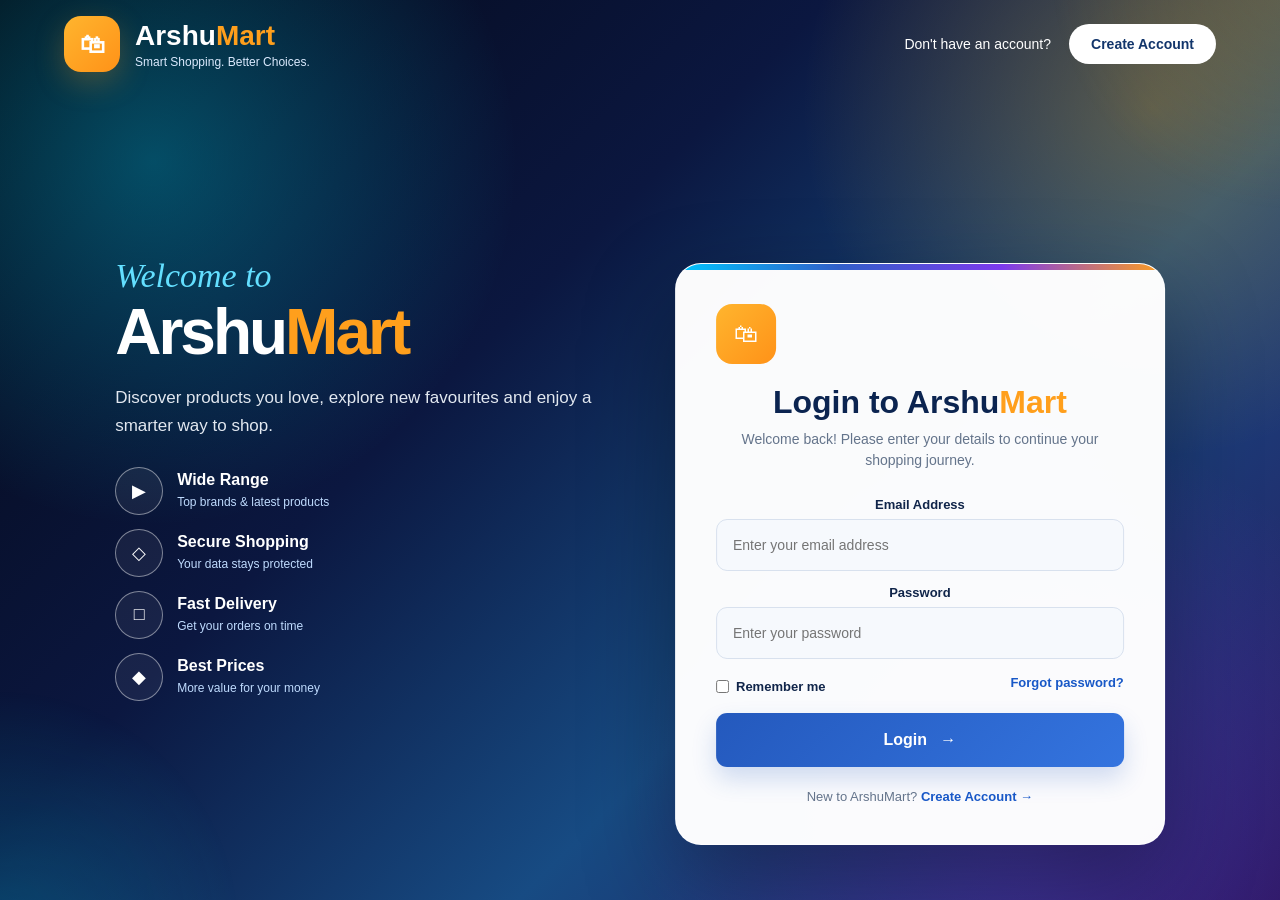
<file: frontend/index.html>
<!DOCTYPE html>
<html lang="en">
<head>
    <meta charset="UTF-8">
    <meta name="viewport" content="width=device-width, initial-scale=1.0">

    <title>ArshuMart - Login</title>

    <link rel="stylesheet" href="css/style.css">

    <style>
        /* =====================================================
           ARSHUMART LOGIN PAGE
           LOGIN BACKGROUND IS CONTROLLED HERE
        ===================================================== */

        * {
            box-sizing: border-box;
        }

        body {
            margin: 0;
            font-family: Arial, Helvetica, sans-serif;
        }

        body.login-page {
            min-height: 100vh;
            width: 100%;
            overflow: hidden;

            background:
                radial-gradient(
                    circle at 12% 18%,
                    rgba(0, 225, 255, 0.30),
                    transparent 27%
                ),
                radial-gradient(
                    circle at 90% 12%,
                    rgba(255, 166, 0, 0.30),
                    transparent 25%
                ),
                radial-gradient(
                    circle at 80% 90%,
                    rgba(128, 70, 255, 0.32),
                    transparent 30%
                ),
                linear-gradient(
                    135deg,
                    #030712 0%,
                    #0b1740 38%,
                    #174b83 65%,
                    #29165c 100%
                ) !important;
        }

        /* Decorative background shapes */

        body.login-page::before {
            content: "";
            position: fixed;

            width: 500px;
            height: 500px;

            left: -250px;
            bottom: -280px;

            border-radius: 50%;

            background:
                radial-gradient(
                    circle,
                    rgba(0, 225, 255, 0.20),
                    transparent 68%
                );

            pointer-events: none;
        }

        body.login-page::after {
            content: "";
            position: fixed;

            width: 500px;
            height: 500px;

            right: -260px;
            top: -280px;

            border-radius: 50%;

            background:
                radial-gradient(
                    circle,
                    rgba(255, 166, 0, 0.22),
                    transparent 68%
                );

            pointer-events: none;
        }


        /* =====================================================
           TOP HEADER
        ===================================================== */

        .login-topbar {
            position: relative;
            z-index: 10;

            width: 100%;

            padding: 16px 5%;

            display: flex;
            align-items: center;
            justify-content: space-between;
        }

        .login-brand {
            display: flex;
            align-items: center;
            gap: 15px;
        }

        .login-brand-icon {
            width: 56px;
            height: 56px;

            border-radius: 17px;

            display: flex;
            align-items: center;
            justify-content: center;

            background:
                linear-gradient(
                    135deg,
                    #ffb52e,
                    #ff9218
                );

            color: white;

            font-size: 25px;
            font-weight: bold;

            box-shadow:
                0 10px 30px rgba(255, 159, 28, 0.25);
        }

        .login-brand-name {
            color: white;
            font-size: 28px;
            font-weight: 800;
        }

        .login-brand-name span {
            color: #ff9f1c;
        }

        .login-brand-tagline {
            color: #dbeafe;
            font-size: 12px;
            margin-top: 3px;
        }

        .create-account-top {
            display: flex;
            align-items: center;
            gap: 18px;

            color: white;
            font-size: 14px;
        }

        .create-account-top a {
            padding: 12px 22px;

            border-radius: 25px;

            background: white;
            color: #12356b;

            text-decoration: none;

            font-weight: bold;

            transition: 0.25s ease;
        }

        .create-account-top a:hover {
            transform: translateY(-2px);

            box-shadow:
                0 10px 25px rgba(0, 0, 0, 0.20);
        }


        /* =====================================================
           MAIN LOGIN AREA
        ===================================================== */

        .login-layout {
            position: relative;
            z-index: 5;

            width: 100%;
            min-height: calc(100vh - 88px);

            display: grid;
            grid-template-columns: 1fr 1fr;

            align-items: center;

            gap: 70px;

            padding: 25px 9% 55px;
        }


        /* =====================================================
           LEFT SIDE
        ===================================================== */

        .login-intro {
            color: white;
            max-width: 620px;
        }

        .login-intro-small {
            color: #63dfff;

            font-family: Georgia, serif;

            font-size: 34px;

            font-style: italic;

            margin-bottom: 5px;
        }

        .login-intro h1 {
            margin: 0 0 20px;

            font-size: clamp(52px, 5vw, 76px);

            line-height: 1;

            letter-spacing: -3px;
        }

        .login-intro h1 span {
            color: #ff9f1c;
        }

        .login-intro-description {
            max-width: 570px;

            color: #e2e8f0;

            font-size: 17px;

            line-height: 1.6;

            margin-bottom: 28px;
        }


        /* Features */

        .login-features {
            display: grid;
            gap: 14px;
        }

        .login-feature {
            display: flex;
            align-items: center;

            gap: 14px;
        }

        .feature-icon {
            width: 48px;
            height: 48px;

            border: 1px solid rgba(255,255,255,0.45);

            border-radius: 50%;

            display: flex;
            align-items: center;
            justify-content: center;

            color: white;

            font-size: 18px;

            background: rgba(255,255,255,0.06);
        }

        .feature-text strong {
            display: block;

            color: white;

            font-size: 16px;

            margin-bottom: 3px;
        }

        .feature-text span {
            color: #bfdbfe;

            font-size: 12px;
        }


        /* =====================================================
           LOGIN CARD
        ===================================================== */

        .login-container {
            width: 100%;
            max-width: 500px;

            justify-self: end;

            padding: 40px;

            background: rgba(255,255,255,0.98);

            border-radius: 26px;

            border: 1px solid rgba(255,255,255,0.8);

            box-shadow:
                0 35px 90px rgba(0,0,0,0.35);

            position: relative;

            overflow: hidden;
        }

        .login-container::before {
            content: "";

            position: absolute;

            left: 0;
            top: 0;

            width: 100%;
            height: 6px;

            background:
                linear-gradient(
                    90deg,
                    #00c6ff,
                    #315fc9,
                    #7c3aed,
                    #ff9f1c
                );
        }

        .login-logo {
            width: 60px;
            height: 60px;

            border-radius: 16px;

            display: flex;
            align-items: center;
            justify-content: center;

            background:
                linear-gradient(
                    135deg,
                    #ffb52e,
                    #ff9218
                );

            color: white;

            font-size: 24px;

            margin-bottom: 20px;
        }

        .login-container h2 {
            margin: 0 0 8px;

            color: #0b2450;

            font-size: 32px;
        }

        .login-container h2 span {
            color: #ff9f1c;
        }

        .login-subtitle {
            color: #64748b;

            font-size: 14px;

            line-height: 1.5;

            margin-bottom: 25px;
        }


        /* =====================================================
           FORM
        ===================================================== */

        #loginForm {
            display: flex;
            flex-direction: column;

            gap: 14px;
        }

        #loginForm label {
            color: #10254a;

            font-size: 13px;

            font-weight: bold;

            margin-bottom: -7px;
        }

        #loginForm input {
            width: 100%;

            height: 52px;

            border: 1px solid #d8e1ee;

            border-radius: 11px;

            background: #f6f9fd;

            padding: 0 16px;

            outline: none;

            font-size: 14px;

            color: #172033;

            transition: 0.25s ease;
        }

        #loginForm input:focus {
            background: white;

            border-color: #2872df;

            box-shadow:
                0 0 0 4px rgba(40,114,223,0.10);
        }

        .login-options {
            display: flex;

            justify-content: space-between;

            align-items: center;

            margin-top: 2px;

            margin-bottom: 5px;

            font-size: 13px;
        }

        .remember-option {
            display: flex;
            align-items: center;

            gap: 7px;

            color: #64748b;
        }

        .remember-option input {
            width: auto !important;
            height: auto !important;
        }

        .forgot-password {
            color: #1858c7;

            text-decoration: none;

            font-weight: bold;
        }

        .forgot-password:hover {
            color: #ff9f1c;
        }


        /* =====================================================
           LOGIN BUTTON
        ===================================================== */

        #loginForm button {
            width: 100%;

            height: 54px;

            border: none;

            border-radius: 11px;

            background:
                linear-gradient(
                    135deg,
                    #2459bd,
                    #3474df
                );

            color: white;

            font-size: 16px;

            font-weight: bold;

            cursor: pointer;

            margin-top: 4px;

            transition: 0.25s ease;

            box-shadow:
                0 12px 25px rgba(37,89,189,0.20);
        }

        #loginForm button:hover {
            transform: translateY(-2px);

            box-shadow:
                0 16px 30px rgba(37,89,189,0.30);
        }


        /* =====================================================
           REGISTER LINK
        ===================================================== */

        .register-text {
            text-align: center;

            color: #64748b;

            font-size: 13px;

            margin-top: 22px !important;
        }

        .register-text a {
            color: #1858c7;

            text-decoration: none;

            font-weight: bold;
        }

        .register-text a:hover {
            color: #ff9f1c;
        }


        /* =====================================================
           RESPONSIVE
        ===================================================== */

        @media (max-width: 900px) {

            body.login-page {
                overflow-y: auto;
            }

            .login-layout {
                grid-template-columns: 1fr;

                padding: 35px 6% 50px;

                gap: 35px;
            }

            .login-intro {
                max-width: 700px;
            }

            .login-container {
                justify-self: center;
            }

            .login-intro h1 {
                font-size: 58px;
            }
        }

        @media (max-width: 600px) {

            .login-topbar {
                padding: 14px 5%;
            }

            .login-brand-icon {
                width: 46px;
                height: 46px;
            }

            .login-brand-name {
                font-size: 22px;
            }

            .login-brand-tagline {
                display: none;
            }

            .create-account-top > span {
                display: none;
            }

            .create-account-top a {
                padding: 10px 15px;
                font-size: 12px;
            }

            .login-layout {
                padding: 25px 5% 40px;
            }

            .login-intro-small {
                font-size: 25px;
            }

            .login-intro h1 {
                font-size: 45px;
                letter-spacing: -2px;
            }

            .login-intro-description {
                font-size: 14px;
            }

            .login-container {
                padding: 32px 25px;
            }

            .login-container h2 {
                font-size: 27px;
            }
        }
    </style>
</head>


<body class="login-page">

    <!-- =====================================================
         TOP HEADER
    ====================================================== -->

    <header class="login-topbar">

        <div class="login-brand">

            <div class="login-brand-icon">
                🛍
            </div>

            <div>
                <div class="login-brand-name">
                    Arshu<span>Mart</span>
                </div>

                <div class="login-brand-tagline">
                    Smart Shopping. Better Choices.
                </div>
            </div>

        </div>


        <div class="create-account-top">

            <span>Don't have an account?</span>

            <a href="register.html">
                Create Account
            </a>

        </div>

    </header>


    <!-- =====================================================
         MAIN LOGIN AREA
    ====================================================== -->

    <main class="login-layout">


        <!-- LEFT SIDE -->

        <section class="login-intro">

            <div class="login-intro-small">
                Welcome to
            </div>

            <h1>
                Arshu<span>Mart</span>
            </h1>

            <p class="login-intro-description">
                Discover products you love, explore new favourites
                and enjoy a smarter way to shop.
            </p>


            <div class="login-features">

                <div class="login-feature">

                    <div class="feature-icon">
                        ▶
                    </div>

                    <div class="feature-text">
                        <strong>Wide Range</strong>
                        <span>Top brands & latest products</span>
                    </div>

                </div>


                <div class="login-feature">

                    <div class="feature-icon">
                        ◇
                    </div>

                    <div class="feature-text">
                        <strong>Secure Shopping</strong>
                        <span>Your data stays protected</span>
                    </div>

                </div>


                <div class="login-feature">

                    <div class="feature-icon">
                        □
                    </div>

                    <div class="feature-text">
                        <strong>Fast Delivery</strong>
                        <span>Get your orders on time</span>
                    </div>

                </div>


                <div class="login-feature">

                    <div class="feature-icon">
                        ◆
                    </div>

                    <div class="feature-text">
                        <strong>Best Prices</strong>
                        <span>More value for your money</span>
                    </div>

                </div>

            </div>

        </section>


        <!-- LOGIN CARD -->

        <section class="login-container">

            <div class="login-logo">
                🛍
            </div>

            <h2>
                Login to Arshu<span>Mart</span>
            </h2>

            <p class="login-subtitle">
                Welcome back! Please enter your details to continue
                your shopping journey.
            </p>


            <form id="loginForm">

                <label for="email">
                    Email Address
                </label>

                <input
                    type="email"
                    id="email"
                    placeholder="Enter your email address"
                    required
                >


                <label for="password">
                    Password
                </label>

                <input
                    type="password"
                    id="password"
                    placeholder="Enter your password"
                    required
                >


                <div class="login-options">

                    <label class="remember-option">

                        <input
                            type="checkbox"
                            id="rememberMe"
                        >

                        <span>Remember me</span>

                    </label>

                    <a
                        href="#"
                        class="forgot-password"
                        onclick="return false;"
                    >
                        Forgot password?
                    </a>

                </div>


                <button type="submit">
                    Login &nbsp; →
                </button>

            </form>


            <p class="register-text">
                New to ArshuMart?
                <a href="register.html">
                    Create Account →
                </a>
            </p>

        </section>

    </main>


    <!-- =====================================================
         LOGIN JAVASCRIPT
    ====================================================== -->

    <script>

        const loginForm = document.getElementById("loginForm");

        loginForm.addEventListener("submit", async function(event) {

            event.preventDefault();

            const email =
                document.getElementById("email").value.trim();

            const password =
                document.getElementById("password").value.trim();

            const button =
                loginForm.querySelector("button");

            button.disabled = true;

            button.textContent = "Logging in...";


            try {

                const response = await fetch(
                    "http://localhost:8080/api/login",
                    {
                        method: "POST",

                        headers: {
                            "Content-Type": "application/json"
                        },

                        body: JSON.stringify({
                            email: email,
                            password: password
                        })
                    }
                );


                const result = await response.json();


                if (result.success) {

                    localStorage.setItem(
                        "arshuMartUser",
                        JSON.stringify({
                            id: result.userId,
                            name: result.name,
                            email: email,
                            role: result.role
                        })
                    );


                    /* Keep userId separately for compatibility */

                    localStorage.setItem(
                        "userId",
                        result.userId
                    );


                    /* Redirect based on role */

                    if (result.role === "seller") {

                        window.location.href =
                            "products.html";

                    } else if (result.role === "admin") {

                        window.location.href =
                            "products.html";

                    } else {

                        window.location.href =
                            "products.html";
                    }

                } else {

                    alert(
                        result.message ||
                        "Invalid email or password."
                    );

                    button.disabled = false;

                    button.textContent = "Login  →";
                }

            } catch (error) {

                console.error(error);

                alert(
                    "Unable to connect to server. " +
                    "Please make sure ArshuMart backend is running."
                );

                button.disabled = false;

                button.textContent = "Login  →";
            }

        });

    </script>

</body>
</html>
</file>
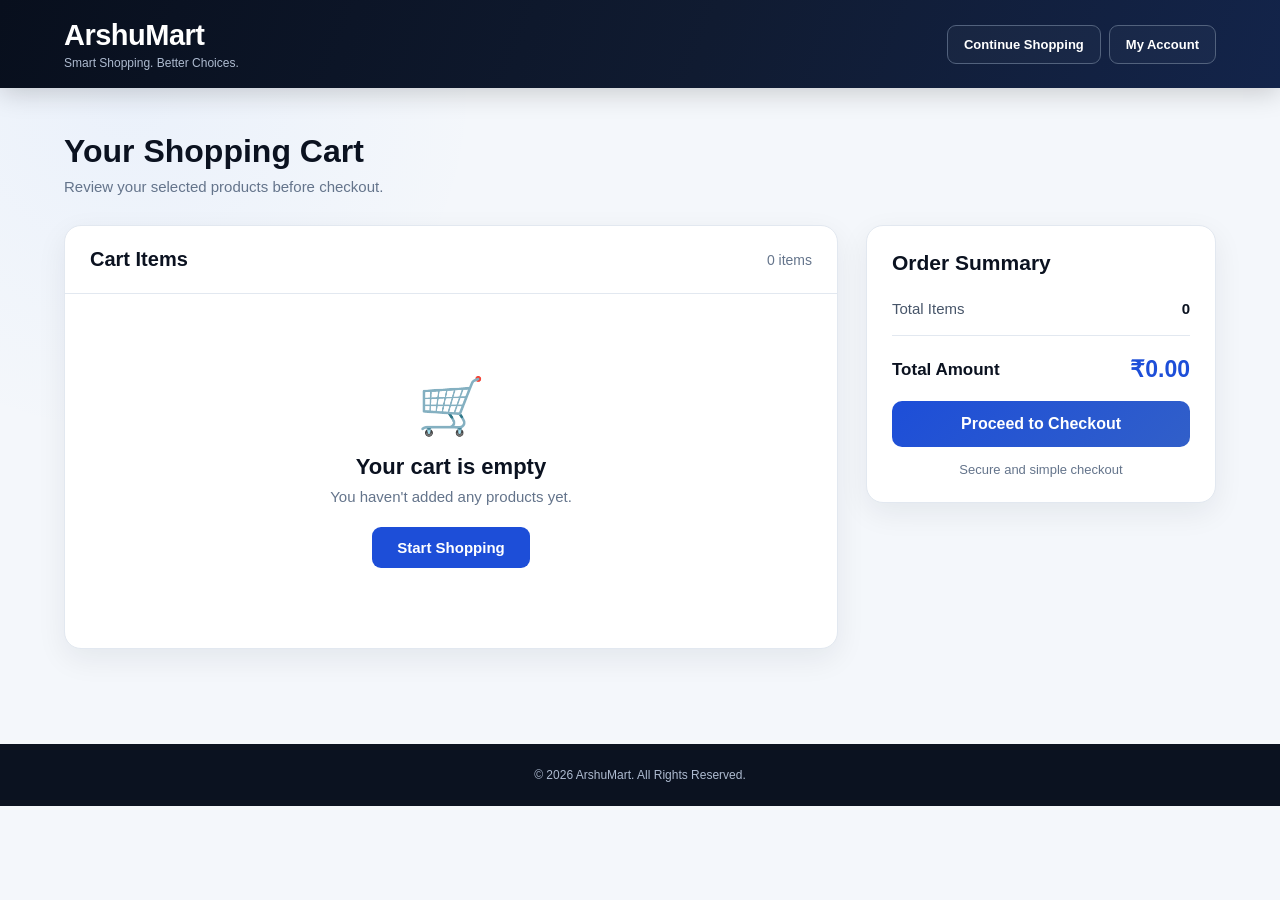
<file: frontend/cart.html>
<!DOCTYPE html>
<html lang="en">

<head>
    <meta charset="UTF-8">
    <meta name="viewport" content="width=device-width, initial-scale=1.0">

    <title>ArshuMart - Shopping Cart</title>

    <link rel="stylesheet" href="css/style.css">
</head>

<body class="cart-page">

    <header class="products-header">

        <div class="brand">
            <h1>ArshuMart</h1>
            <p>Smart Shopping. Better Choices.</p>
        </div>

        <div class="header-actions">

            <button
                type="button"
                onclick="window.location.href='products.html'"
            >
                Continue Shopping
            </button>

            <button type="button">
                My Account
            </button>

        </div>

    </header>


    <main class="cart-main">

        <section class="cart-title-section">

            <h2>Your Shopping Cart</h2>

            <p>
                Review your selected products before checkout.
            </p>

        </section>


        <section class="cart-layout">

            <div class="cart-items-card">

                <div class="cart-card-header">
                    <h3>Cart Items</h3>
                    <span id="cartCount">0 items</span>
                </div>

                <div id="cartItems" class="cart-items">

                    <div class="empty-cart">

                        <div class="empty-cart-icon">
                            🛒
                        </div>

                        <h3>Your cart is empty</h3>

                        <p>
                            You haven't added any products yet.
                        </p>

                        <button
                            type="button"
                            onclick="window.location.href='products.html'"
                        >
                            Start Shopping
                        </button>

                    </div>

                </div>

            </div>


            <div class="cart-summary-card">

                <h3>Order Summary</h3>

                <div class="summary-row">

                    <span>Total Items</span>

                    <strong id="summaryCount">
                        0
                    </strong>

                </div>

                <div class="summary-divider"></div>

                <div class="summary-row total-row">

                    <span>Total Amount</span>

                    <strong id="cartTotal">
                        ₹0
                    </strong>

                </div>

                <button
                    type="button"
                    class="checkout-button"
                    id="checkoutButton"
                >
                    Proceed to Checkout
                </button>

                <p class="secure-text">
                    Secure and simple checkout
                </p>

            </div>

        </section>

    </main>


    <footer>

        <p>© 2026 ArshuMart. All Rights Reserved.</p>

    </footer>


    <script src="js/cart.js"></script>
</body>

</html>
</file>
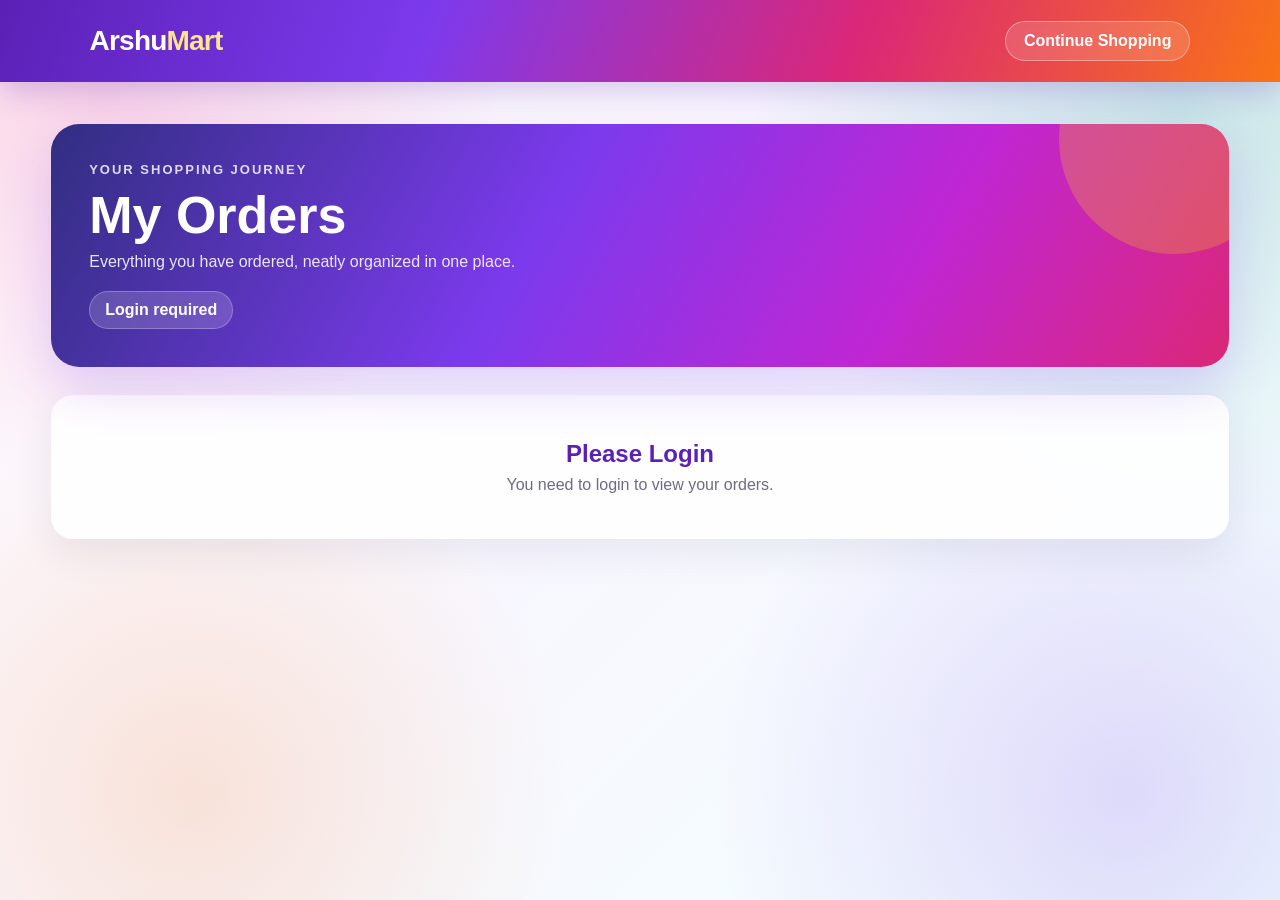
<file: frontend/orders.html>
<!DOCTYPE html>
<html lang="en">
<head>
    <meta charset="UTF-8">
    <meta name="viewport" content="width=device-width, initial-scale=1.0">

    <title>My Orders - ArshuMart</title>

    <style>
        * {
            margin: 0;
            padding: 0;
            box-sizing: border-box;
        }

        body {
            font-family: "Segoe UI", Arial, sans-serif;
            color: #25213a;
            min-height: 100vh;

            background:
                radial-gradient(circle at 8% 10%,
                    rgba(236, 72, 153, 0.20),
                    transparent 28%),

                radial-gradient(circle at 92% 12%,
                    rgba(13, 148, 136, 0.20),
                    transparent 30%),

                radial-gradient(circle at 15% 88%,
                    rgba(249, 115, 22, 0.16),
                    transparent 28%),

                radial-gradient(circle at 88% 88%,
                    rgba(124, 58, 237, 0.18),
                    transparent 30%),

                linear-gradient(
                    135deg,
                    #fff7fb,
                    #f8f7ff,
                    #f1fffd
                );
        }

        /* ================= HEADER ================= */

        .topbar {
            min-height: 82px;
            padding: 18px 7%;

            display: flex;
            align-items: center;
            justify-content: space-between;

            background:
                linear-gradient(
                    110deg,
                    #5b21b6,
                    #7c3aed,
                    #db2777,
                    #f97316
                );

            color: white;

            box-shadow:
                0 10px 30px rgba(91, 33, 182, 0.22);
        }

        .brand {
            font-size: 28px;
            font-weight: 800;
            letter-spacing: -0.8px;
        }

        .brand span {
            color: #fde68a;
        }

        .back-btn {
            color: white;
            text-decoration: none;

            padding: 10px 18px;

            border: 1px solid rgba(255,255,255,0.35);
            border-radius: 999px;

            background: rgba(255,255,255,0.14);

            backdrop-filter: blur(8px);

            font-weight: 600;
        }

        .back-btn:hover {
            background: rgba(255,255,255,0.25);
        }

        /* ================= MAIN ================= */

        .page {
            width: min(1180px, 92%);
            margin: 42px auto 60px;
        }

        /* ================= HERO ================= */

        .hero {
            position: relative;
            overflow: hidden;

            border-radius: 28px;

            padding: 38px;

            color: white;

            background:
                linear-gradient(
                    120deg,
                    #312e81,
                    #7c3aed 42%,
                    #c026d3 72%,
                    #db2777
                );

            box-shadow:
                0 22px 50px rgba(124,58,237,0.20);

            margin-bottom: 28px;
        }

        .hero::after {
            content: "";

            position: absolute;

            width: 230px;
            height: 230px;

            border-radius: 50%;

            right: -60px;
            top: -100px;

            background:
                rgba(250,204,21,0.25);
        }

        .eyebrow {
            font-size: 13px;

            text-transform: uppercase;

            letter-spacing: 2px;

            font-weight: 700;

            opacity: 0.82;

            margin-bottom: 8px;
        }

        .hero h1 {
            font-size: clamp(32px, 5vw, 52px);

            margin-bottom: 8px;
        }

        .hero p {
            opacity: 0.88;

            font-size: 16px;
        }

        .count {
            display: inline-block;

            margin-top: 20px;

            padding: 9px 15px;

            border-radius: 999px;

            background: rgba(255,255,255,0.16);

            border:
                1px solid rgba(255,255,255,0.25);

            font-weight: 700;
        }

        /* ================= ORDERS ================= */

        #ordersList {
            display: grid;
            gap: 24px;
        }

        .order-card {
            background: rgba(255,255,255,0.93);

            border:
                1px solid rgba(124,58,237,0.12);

            border-radius: 24px;

            overflow: hidden;

            box-shadow:
                0 14px 38px rgba(44,32,80,0.10);

            backdrop-filter: blur(10px);

            transition:
                transform 0.25s ease,
                box-shadow 0.25s ease;
        }

        .order-card:hover {
            transform: translateY(-3px);

            box-shadow:
                0 20px 45px rgba(44,32,80,0.15);
        }

        /* ================= ORDER HEADER ================= */

        .order-head {
            padding: 20px 24px;

            display: flex;

            justify-content: space-between;

            align-items: center;

            gap: 15px;

            background:
                linear-gradient(
                    90deg,
                    #faf5ff,
                    #fff1f2,
                    #f0fdfa
                );

            border-bottom:
                1px solid rgba(124,58,237,0.08);
        }

        .order-number {
            font-weight: 800;

            font-size: 18px;
        }

        .order-date {
            color: #706b80;

            font-size: 14px;

            margin-top: 5px;
        }

        /* ================= STATUS ================= */

        .status {
            padding: 8px 14px;

            border-radius: 999px;

            font-size: 13px;

            font-weight: 800;

            background: #dcfce7;

            color: #15803d;
        }

        /* ================= ITEMS ================= */

        .items {
            padding: 22px 24px;

            display: grid;

            gap: 16px;
        }

        .item {
            display: grid;

            grid-template-columns:
                92px 1fr auto;

            align-items: center;

            gap: 18px;

            padding: 14px;

            border-radius: 18px;

            background:
                linear-gradient(
                    135deg,
                    #ffffff,
                    #faf7ff
                );

            border:
                1px solid #eee8ff;
        }

        /* ================= PRODUCT IMAGE ================= */

        .product-image {
            width: 92px;
            height: 92px;

            object-fit: cover;

            border-radius: 16px;

            background: #f3f4f6;

            border:
                1px solid #e5e7eb;

            box-shadow:
                0 6px 15px rgba(0,0,0,0.06);
        }

        /* ================= PRODUCT DETAILS ================= */

        .product-name {
            font-weight: 800;

            font-size: 17px;

            margin-bottom: 8px;

            color: #3b0764;
        }

        .item-info {
            color: #706b80;

            font-size: 14px;

            line-height: 1.7;
        }

        .item-price {
            font-size: 17px;

            font-weight: 800;

            color: #7c3aed;

            white-space: nowrap;
        }

        /* ================= FOOTER ================= */

        .order-footer {
            padding: 20px 24px;

            display: flex;

            justify-content: flex-end;

            align-items: center;

            gap: 14px;

            background:
                linear-gradient(
                    90deg,
                    #fff7ed,
                    #fdf4ff,
                    #ecfeff
                );

            border-top:
                1px solid rgba(124,58,237,0.08);
        }

        .total-label {
            color: #706b80;

            font-size: 14px;
        }

        .total {
            font-size: 25px;

            font-weight: 900;

            color: #c026d3;
        }

        /* ================= SHOP BUTTON ================= */

        .shop-btn {
            text-decoration: none;

            color: white;

            font-weight: 800;

            padding: 11px 18px;

            border-radius: 12px;

            background:
                linear-gradient(
                    135deg,
                    #0d9488,
                    #06b6d4
                );

            box-shadow:
                0 8px 18px rgba(13,148,136,0.20);

            transition: 0.2s;
        }

        .shop-btn:hover {
            transform: translateY(-2px);

            box-shadow:
                0 12px 22px rgba(13,148,136,0.28);
        }

        /* ================= MESSAGE ================= */

        .message {
            background:
                rgba(255,255,255,0.92);

            border-radius: 22px;

            padding: 45px;

            text-align: center;

            color: #706b80;

            box-shadow:
                0 14px 38px rgba(44,32,80,0.08);
        }

        .message h2 {
            color: #5b21b6;

            margin-bottom: 8px;
        }

        /* ================= MOBILE ================= */

        @media (max-width: 700px) {

            .topbar {
                padding: 16px 4%;
            }

            .brand {
                font-size: 23px;
            }

            .page {
                width: 94%;

                margin-top: 25px;
            }

            .hero {
                padding: 28px 22px;

                border-radius: 22px;
            }

            .order-head,
            .order-footer {
                padding: 17px;
            }

            .items {
                padding: 17px;
            }

            .item {
                grid-template-columns:
                    70px 1fr;
            }

            .product-image {
                width: 70px;
                height: 70px;
            }

            .item-price {
                grid-column: 2;
            }

            .order-footer {
                flex-wrap: wrap;
            }
        }
    </style>
</head>

<body>

    <!-- ================= HEADER ================= -->

    <header class="topbar">

        <div class="brand">
            Arshu<span>Mart</span>
        </div>

        <a
            class="back-btn"
            href="products.html"
        >
            Continue Shopping
        </a>

    </header>


    <!-- ================= MAIN ================= -->

    <main class="page">

        <!-- HERO -->

        <section class="hero">

            <div class="eyebrow">
                Your Shopping Journey
            </div>

            <h1>
                My Orders
            </h1>

            <p>
                Everything you have ordered,
                neatly organized in one place.
            </p>

            <div
                class="count"
                id="orderCount"
            >
                Loading orders...
            </div>

        </section>


        <!-- ORDERS -->

        <section id="ordersList">

            <div class="message">
                Loading your orders...
            </div>

        </section>

    </main>


    <!-- ================= JAVASCRIPT ================= -->

    <script>

        const userData =
            JSON.parse(
                localStorage.getItem("arshuMartUser")
            );

        const userId =
            userData
                ? userData.id
                : null;


        const ordersList =
            document.getElementById("ordersList");

        const orderCount =
            document.getElementById("orderCount");


        /* ================= FALLBACK IMAGE ================= */

        function fallbackImage(productId) {

            return `https://picsum.photos/seed/arshumart-order-${productId}/800/600`;

        }


        /* ================= DATE ================= */

        function getOrderDate(dateValue) {
    if (!dateValue) {
        return null;
    }

    const utcValue = dateValue.replace(" ", "T") + "Z";
    const date = new Date(utcValue);

    if (isNaN(date.getTime())) {
        return null;
    }

    return date;
}


function formatDate(dateValue) {
    const date = getOrderDate(dateValue);

    if (!date) {
        return "Date unavailable";
    }

    return new Intl.DateTimeFormat("en-IN", {
        timeZone: "Asia/Kolkata",
        day: "2-digit",
        month: "short",
        year: "numeric"
    }).format(date);
}


        /* ================= TIME ================= */

        function formatTime(dateValue) {
    if (!dateValue) {
        return "";
    }

    // SQLite CURRENT_TIMESTAMP is UTC
    const utcValue = dateValue.replace(" ", "T") + "Z";
    const date = new Date(utcValue);

    if (isNaN(date.getTime())) {
        return "";
    }

    // Convert directly to India Standard Time
    return new Intl.DateTimeFormat("en-IN", {
        timeZone: "Asia/Kolkata",
        hour: "2-digit",
        minute: "2-digit",
        hour12: true
    }).format(date);
}


        /* ================= LOGIN CHECK ================= */

        if (!userId) {

            orderCount.textContent =
                "Login required";

            ordersList.innerHTML = `

                <div class="message">

                    <h2>
                        Please Login
                    </h2>

                    <p>
                        You need to login
                        to view your orders.
                    </p>

                </div>

            `;

        }

        else {

            /* ================= FETCH ORDERS ================= */

            fetch(
                `http://127.0.0.1:8080/api/orders?buyerId=${userId}`
            )

            .then(response =>
                response.json()
            )

            .then(data => {

                /* ================= NO ORDERS ================= */

                if (
                    !data.success ||
                    !data.orders ||
                    data.orders.length === 0
                ) {

                    orderCount.textContent =
                        "0 orders";

                    ordersList.innerHTML = `

                        <div class="message">

                            <h2>
                                No Orders Yet
                            </h2>

                            <p>
                                Your completed orders
                                will appear here.
                            </p>

                        </div>

                    `;

                    return;

                }


                /* ================= ORDER COUNT ================= */

                orderCount.textContent =
                    `${data.orders.length}
                    ${data.orders.length === 1
                        ? "order"
                        : "orders"}`;


                ordersList.innerHTML = "";


                /* ================= EACH ORDER ================= */

                data.orders.forEach(order => {

                    const orderBox =
                        document.createElement("article");

                    orderBox.className =
                        "order-card";


                    const items =
                        Array.isArray(order.items)
                            ? order.items
                            : [];


                    let itemsHTML = "";


                    /* ================= ITEMS ================= */

                    if (items.length === 0) {

                        itemsHTML = `

                            <div class="message">

                                Product details
                                are not available
                                for this order.

                            </div>

                        `;

                    }

                    else {

                        itemsHTML =
                            items.map(item => {

                                const image =
                                    item.image &&
                                    item.image.trim() !== ""
                                        ? item.image
                                        : fallbackImage(
                                            item.productId
                                        );


                                const quantity =
                                    Number(
                                        item.quantity || 0
                                    );


                                const price =
                                    Number(
                                        item.price || 0
                                    );


                                const itemTotal =
                                    price * quantity;


                                return `

                                    <div class="item">

                                        <img
                                            class="product-image"
                                            src="${image}"
                                            alt="${item.name || "Product"}"

                                            onerror="
                                                this.onerror=null;
                                                this.src='${fallbackImage(item.productId)}';
                                            "
                                        >


                                        <div>

                                            <div class="product-name">

                                                ${item.name || "Product"}

                                            </div>


                                            <div class="item-info">

                                                Quantity:
                                                ${quantity}

                                                <br>

                                                Unit Price:
                                                ₹${price.toFixed(2)}

                                            </div>

                                        </div>


                                        <div class="item-price">

                                            ₹${itemTotal.toFixed(2)}

                                        </div>

                                    </div>

                                `;

                            }).join("");

                    }


                    /* ================= ORDER HTML ================= */

                    orderBox.innerHTML = `

                        <div class="order-head">

                            <div>

                                <div class="order-number">

                                    Order #${order.id}

                                </div>


                                <div class="order-date">

                                    ${formatDate(order.createdAt)}

                                    ${
                                        formatTime(order.createdAt)
                                            ? " • " +
                                              formatTime(order.createdAt)
                                            : ""
                                    }

                                </div>

                            </div>


                            <div class="status">

                                ${order.status || "Pending"}

                            </div>

                        </div>


                        <div class="items">

                            ${itemsHTML}

                        </div>


                        <div class="order-footer">

                            <div>

                                <div class="total-label">

                                    Order Total

                                </div>


                                <div class="total">

                                    ₹${Number(
                                        order.totalAmount || 0
                                    ).toFixed(2)}

                                </div>

                            </div>


                            <a
                                class="shop-btn"
                                href="products.html"
                            >

                                Shop More

                            </a>

                        </div>

                    `;


                    ordersList.appendChild(
                        orderBox
                    );

                });

            })


            /* ================= ERROR ================= */

            .catch(error => {

                console.error(error);

                orderCount.textContent =
                    "Unable to load";

                ordersList.innerHTML = `

                    <div class="message">

                        <h2>
                            Unable to Load Orders
                        </h2>

                        <p>
                            Please make sure the
                            ArshuMart backend is running.
                        </p>

                    </div>

                `;

            });

        }

    </script>

</body>
</html>
</file>
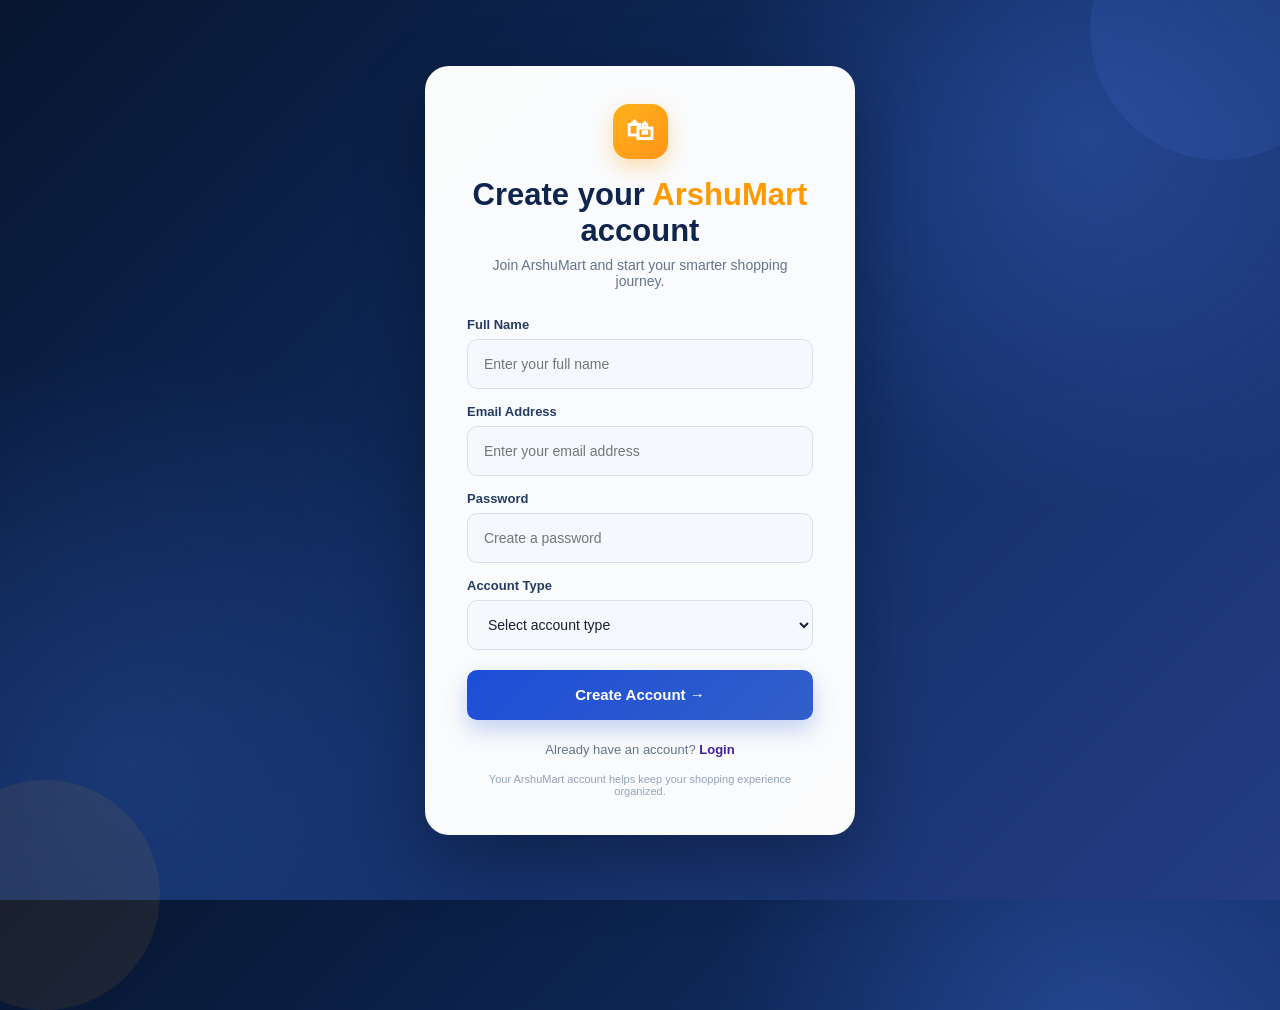
<file: frontend/register.html>
<!DOCTYPE html>
<html lang="en">

<head>
    <meta charset="UTF-8">
    <meta name="viewport" content="width=device-width, initial-scale=1.0">

    <title>ArshuMart - Create Account</title>

    <link rel="stylesheet" href="css/style.css">

    <style>

        body {
            margin: 0;
            min-height: 100vh;
            font-family: Arial, sans-serif;

            background:
                radial-gradient(circle at 85% 15%, rgba(70, 110, 220, 0.35), transparent 28%),
                radial-gradient(circle at 10% 85%, rgba(40, 75, 150, 0.45), transparent 30%),
                linear-gradient(135deg, #07152f, #102d63, #243d83);

            display: flex;
            align-items: center;
            justify-content: center;

            overflow: hidden;
        }

        .register-page {
            width: 100%;
            min-height: 100vh;

            display: flex;
            align-items: center;
            justify-content: center;

            position: relative;
        }

        .register-card {
            width: 430px;
            max-width: 90%;

            background: rgba(255, 255, 255, 0.98);

            border-radius: 24px;

            padding: 38px 42px;

            box-shadow:
                0 25px 70px rgba(0, 0, 0, 0.30);

            position: relative;
            z-index: 2;
        }

        .register-logo {
            width: 55px;
            height: 55px;

            margin: 0 auto 18px;

            border-radius: 16px;

            background: linear-gradient(
                135deg,
                #ffb21c,
                #ff9418
            );

            display: flex;
            align-items: center;
            justify-content: center;

            box-shadow:
                0 8px 20px rgba(255, 153, 0, 0.30);
        }

        .register-logo span {
            color: white;
            font-size: 28px;
            font-weight: bold;
        }

        .register-card h1 {
            margin: 0;

            text-align: center;

            font-size: 31px;

            color: #10254d;
        }

        .register-card h1 span {
            color: #ff9900;
        }

        .register-subtitle {
            text-align: center;

            color: #64748b;

            font-size: 14px;

            margin: 8px 0 28px;
        }

        .register-form {
            display: flex;
            flex-direction: column;

            gap: 15px;
        }

        .input-group {
            display: flex;
            flex-direction: column;

            gap: 7px;
        }

        .input-group label {
            font-size: 13px;

            font-weight: bold;

            color: #263b61;
        }

        .input-group input,
        .input-group select {

            width: 100%;

            height: 48px;

            padding: 0 15px;

            border: 1px solid #d5deed;

            border-radius: 10px;

            outline: none;

            font-size: 14px;

            color: #172033;

            background: #f4f7fc;

            box-sizing: border-box;

            transition: 0.2s ease;
        }

        .input-group input:focus,
        .input-group select:focus {

            border-color: #2d5fd3;

            background: white;

            box-shadow:
                0 0 0 3px rgba(45, 95, 211, 0.10);
        }

        .create-account-btn {

            width: 100%;

            height: 49px;

            margin-top: 5px;

            border: none;

            border-radius: 10px;

            background:
                linear-gradient(
                    135deg,
                    #2457d6,
                    #3970dc
                );

            color: white;

            font-size: 15px;

            font-weight: bold;

            cursor: pointer;

            box-shadow:
                0 10px 22px rgba(36, 87, 214, 0.25);

            transition: 0.2s ease;
        }

        .create-account-btn:hover {

            transform: translateY(-2px);

            box-shadow:
                0 13px 26px rgba(36, 87, 214, 0.32);
        }

        .login-link {

            text-align: center;

            margin: 22px 0 0;

            color: #64748b;

            font-size: 13px;
        }

        .login-link a {

            color: #43209a;

            font-weight: bold;

            text-decoration: none;
        }

        .login-link a:hover {
            text-decoration: underline;
        }

        .security-note {

            text-align: center;

            margin-top: 16px;

            color: #94a3b8;

            font-size: 11px;
        }

        .decor-circle-one {

            position: absolute;

            width: 260px;
            height: 260px;

            border-radius: 50%;

            background: rgba(77, 125, 230, 0.13);

            top: -100px;
            right: -70px;
        }

        .decor-circle-two {

            position: absolute;

            width: 230px;
            height: 230px;

            border-radius: 50%;

            background: rgba(255, 167, 30, 0.08);

            bottom: -110px;
            left: -70px;
        }

        @media (max-width: 600px) {

            .register-card {
                padding: 30px 25px;
            }

            .register-card h1 {
                font-size: 27px;
            }

        }

    </style>

</head>

<body>

    <div class="register-page">

        <div class="decor-circle-one"></div>
        <div class="decor-circle-two"></div>

        <div class="register-card">

            <div class="register-logo">
                <span>🛍</span>
            </div>

            <h1>
                Create your <span>ArshuMart</span> account
            </h1>

            <p class="register-subtitle">
                Join ArshuMart and start your smarter shopping journey.
            </p>


            <form id="registerForm" class="register-form">


                <div class="input-group">

                    <label for="name">
                        Full Name
                    </label>

                    <input
                        type="text"
                        id="name"
                        placeholder="Enter your full name"
                        required
                    >

                </div>


                <div class="input-group">

                    <label for="email">
                        Email Address
                    </label>

                    <input
                        type="email"
                        id="email"
                        placeholder="Enter your email address"
                        required
                    >

                </div>


                <div class="input-group">

                    <label for="password">
                        Password
                    </label>

                    <input
                        type="password"
                        id="password"
                        placeholder="Create a password"
                        required
                    >

                </div>


                <div class="input-group">

                    <label for="role">
                        Account Type
                    </label>

                    <select id="role" required>

                        <option value="">
                            Select account type
                        </option>

                        <option value="buyer">
                            Buyer
                        </option>

                        <option value="seller">
                            Seller
                        </option>

                    </select>

                </div>


                <button
                    type="submit"
                    class="create-account-btn"
                >
                    Create Account →
                </button>

            </form>


            <p class="login-link">

                Already have an account?

                <a href="index.html">
                    Login
                </a>

            </p>


            <p class="security-note">
                Your ArshuMart account helps keep your shopping experience organized.
            </p>

        </div>

    </div>


    <script>

        document
            .getElementById("registerForm")
            .addEventListener("submit", async function(event) {

                event.preventDefault();


                const name =
                    document.getElementById("name").value.trim();

                const email =
                    document.getElementById("email").value.trim();

                const password =
                    document.getElementById("password").value;

                const role =
                    document.getElementById("role").value;


                try {

                    const response = await fetch(
                        "http://127.0.0.1:8080/api/register",
                        {
                            method: "POST",

                            headers: {
                                "Content-Type": "application/json"
                            },

                            body: JSON.stringify({
                                name: name,
                                email: email,
                                password: password,
                                role: role
                            })
                        }
                    );


                    const result =
                        await response.json();


                    if (result.success) {

                        alert(
                            "Account created successfully!"
                        );

                        window.location.href =
                            "index.html";

                    } else {

                        alert(
                            result.message
                        );

                    }

                } catch (error) {

                    alert(
                        "Unable to connect to ArshuMart server."
                    );

                    console.error(error);

                }

            });

    </script>

</body>

</html>
</file>
<file: frontend/css/style.css>
/* =========================================================
   ARSHUMART - PROFESSIONAL DESIGN SYSTEM
   Premium Midnight • Royal Blue • Electric Orange
========================================================= */

* {
    margin: 0;
    padding: 0;
    box-sizing: border-box;
}

:root {
    --navy: #0b1220;
    --navy-light: #111c32;
    --blue: #1d4ed8;
    --blue-light: #3b82f6;
    --orange: #ff9f1c;
    --orange-dark: #e88700;
    --white: #ffffff;
    --bg: #f4f7fb;
    --text: #172033;
    --muted: #64748b;
    --border: #e2e8f0;
    --success: #16a34a;
}

html {
    scroll-behavior: smooth;
}

body {
    font-family: Arial, Helvetica, sans-serif;
    background: var(--bg);
    color: var(--text);
}


/* =========================================================
   LOGIN PAGE - NEW PREMIUM BACKGROUND
========================================================= */

body:has(.login-container) {
    width: 100%;
    min-height: 100vh;
    height: 100vh;
    overflow: hidden;
    position: relative;

    /* IMPORTANT:
       !important ensures login background overrides
       any normal background style from index.html
    */

    background:
        radial-gradient(
            circle at 8% 12%,
            rgba(0, 229, 255, 0.28),
            transparent 27%
        ),
        radial-gradient(
            circle at 92% 8%,
            rgba(255, 159, 28, 0.32),
            transparent 25%
        ),
        radial-gradient(
            circle at 85% 88%,
            rgba(139, 92, 246, 0.32),
            transparent 30%
        ),
        radial-gradient(
            circle at 18% 90%,
            rgba(37, 99, 235, 0.28),
            transparent 30%
        ),
        linear-gradient(
            135deg,
            #050816 0%,
            #101b45 30%,
            #183d78 58%,
            #24195c 82%,
            #080d21 100%
        ) !important;
}


/* =========================================================
   LOGIN DECORATIVE GLOW - LEFT
========================================================= */

body:has(.login-container)::before {
    content: "";
    position: fixed;

    width: 520px;
    height: 520px;

    left: -240px;
    bottom: -270px;

    border-radius: 50%;

    background:
        radial-gradient(
            circle,
            rgba(0, 229, 255, 0.20),
            rgba(37, 99, 235, 0.08) 48%,
            transparent 72%
        );

    pointer-events: none;
    z-index: 0;
}


/* =========================================================
   LOGIN DECORATIVE GLOW - RIGHT
========================================================= */

body:has(.login-container)::after {
    content: "";

    position: fixed;

    width: 470px;
    height: 470px;

    right: -220px;
    top: -230px;

    border-radius: 50%;

    background:
        radial-gradient(
            circle,
            rgba(255, 159, 28, 0.24),
            rgba(139, 92, 246, 0.10) 48%,
            transparent 72%
        );

    pointer-events: none;
    z-index: 0;
}


/* =========================================================
   LOGIN CONTAINER
========================================================= */

.login-container {
    width: 410px;
    max-width: 90%;

    padding: 42px 38px;

    background: rgba(255, 255, 255, 0.98);

    border: 1px solid rgba(255, 255, 255, 0.75);

    border-radius: 24px;

    box-shadow:
        0 30px 80px rgba(0, 0, 0, 0.32),
        0 0 0 1px rgba(255, 255, 255, 0.08);

    text-align: center;

    position: absolute;

    top: 50%;
    left: 50%;

    transform: translate(-50%, -50%);

    z-index: 5;
}

.login-container::before {
    content: "";

    display: block;

    width: 65px;
    height: 5px;

    margin: 0 auto 22px;

    border-radius: 20px;

    background:
        linear-gradient(
            90deg,
            #00c6ff,
            #7c3aed,
            #ff9f1c
        );
}

.login-container h1 {
    font-size: 36px;

    color: var(--navy);

    margin-bottom: 8px;

    letter-spacing: -0.5px;
}

.login-container > p {
    color: var(--muted);

    font-size: 14px;

    margin-bottom: 26px;
}


/* =========================================================
   LOGIN FORM
========================================================= */

#loginForm {
    display: flex;

    flex-direction: column;

    gap: 15px;
}

#loginForm input {
    width: 100%;

    height: 50px;

    padding: 0 16px;

    border: 1px solid #d8e0eb;

    border-radius: 10px;

    outline: none;

    font-size: 14px;

    color: var(--text);

    background: #f5f8fc;

    transition: 0.25s ease;
}

#loginForm input:focus {
    background: white;

    border-color: var(--blue);

    box-shadow:
        0 0 0 4px rgba(29, 78, 216, 0.10);
}

#loginForm button {
    width: 100%;

    height: 50px;

    border: none;

    border-radius: 10px;

    background:
        linear-gradient(
            135deg,
            #1d4ed8,
            #315fc9
        );

    color: white;

    font-size: 15px;

    font-weight: bold;

    cursor: pointer;

    transition: 0.25s ease;
}

#loginForm button:hover {
    transform: translateY(-2px);

    box-shadow:
        0 10px 22px rgba(29, 78, 216, 0.25);
}

.register-text {
    margin-top: 24px !important;

    margin-bottom: 0 !important;

    font-size: 13px !important;
}

.register-text a {
    color: #4f21a1;

    text-decoration: none;

    font-weight: bold;
}

.register-text a:hover {
    color: var(--orange-dark);
}


/* =========================================================
   LOGIN PAGE - ONE SCREEN
========================================================= */

body:has(.login-container) {
    height: 100vh;

    min-height: 100vh;

    overflow: hidden;
}

.login-container {
    max-height: 88vh;

    overflow: hidden;
}


/* =========================================================
   SMALLER LAPTOP SCREENS
========================================================= */

@media (max-height: 800px) {

    .login-container {
        padding: 28px 32px;
    }

    .login-container h1 {
        font-size: 30px;

        margin-bottom: 5px;
    }

    .login-container > p {
        margin-bottom: 16px;
    }

    #loginForm {
        gap: 10px;
    }

    #loginForm input,
    #loginForm button {
        height: 42px;
    }

    .register-text {
        margin-top: 14px !important;
    }
}


/* =========================================================
   REGISTER PAGE
========================================================= */

body:has(.register-container) {
    min-height: 100vh;

    background:
        radial-gradient(
            circle at 15% 80%,
            rgba(255, 159, 28, 0.13),
            transparent 30%
        ),
        radial-gradient(
            circle at 85% 20%,
            rgba(59, 130, 246, 0.22),
            transparent 30%
        ),
        linear-gradient(
            135deg,
            #07101f,
            #122653 55%,
            #172f68
        );
}

.register-container {
    width: 450px;

    max-width: 92%;

    padding: 40px;

    background: rgba(255, 255, 255, 0.98);

    border-radius: 24px;

    box-shadow:
        0 30px 80px rgba(0, 0, 0, 0.32);

    text-align: center;

    position: absolute;

    top: 50%;
    left: 50%;

    transform: translate(-50%, -50%);
}

.register-container::before {
    content: "";

    display: block;

    width: 55px;
    height: 5px;

    margin: 0 auto 22px;

    border-radius: 20px;

    background:
        linear-gradient(
            90deg,
            var(--orange),
            var(--blue)
        );
}

.register-container h1 {
    font-size: 36px;

    color: var(--navy);

    margin-bottom: 8px;
}

.register-container > p {
    color: var(--muted);

    font-size: 14px;

    margin-bottom: 26px;
}

#registerForm {
    display: flex;

    flex-direction: column;

    gap: 15px;
}

#registerForm input,
#registerForm select {
    width: 100%;

    height: 50px;

    padding: 0 16px;

    border: 1px solid #d8e0eb;

    border-radius: 10px;

    outline: none;

    font-size: 14px;

    background: #f5f8fc;

    color: var(--text);

    transition: 0.25s ease;
}

#registerForm input:focus,
#registerForm select:focus {
    background: white;

    border-color: var(--blue);

    box-shadow:
        0 0 0 4px rgba(29, 78, 216, 0.10);
}

#registerForm button {
    width: 100%;

    height: 50px;

    border: none;

    border-radius: 10px;

    background:
        linear-gradient(
            135deg,
            #1d4ed8,
            #315fc9
        );

    color: white;

    font-size: 15px;

    font-weight: bold;

    cursor: pointer;

    transition: 0.25s ease;
}

#registerForm button:hover {
    transform: translateY(-2px);

    box-shadow:
        0 10px 22px rgba(29, 78, 216, 0.25);
}

.register-container a {
    color: #4f21a1;

    text-decoration: none;

    font-weight: bold;
}

.register-container a:hover {
    color: var(--orange-dark);
}


/* =========================================================
   PRODUCTS HEADER
========================================================= */

.products-header {
    width: 100%;

    min-height: 88px;

    padding: 15px 5%;

    background:
        linear-gradient(
            110deg,
            #080f1d,
            #101b31 55%,
            #13244a
        );

    display: flex;

    align-items: center;

    gap: 28px;

    position: sticky;

    top: 0;

    z-index: 1000;

    box-shadow:
        0 5px 25px rgba(0, 0, 0, 0.18);
}

.brand {
    width: 220px;

    flex-shrink: 0;
}

.brand h1 {
    color: white;

    font-size: 29px;

    margin-bottom: 4px;

    letter-spacing: -0.5px;
}

.brand p {
    color: #aebbd0;

    font-size: 12px;
}


/* =========================================================
   SEARCH
========================================================= */

.search-box {
    flex: 1;

    max-width: 680px;

    display: flex;
}

.search-box input {
    flex: 1;

    height: 48px;

    padding: 0 17px;

    border: none;

    outline: none;

    border-radius: 10px 0 0 10px;

    font-size: 14px;
}

.search-box input:focus {
    box-shadow:
        inset 0 0 0 2px rgba(59, 130, 246, 0.25);
}

.search-box button {
    width: 100px;

    border: none;

    background: var(--orange);

    color: #111827;

    font-weight: bold;

    border-radius: 0 10px 10px 0;

    cursor: pointer;

    transition: 0.2s ease;
}

.search-box button:hover {
    background: #ffb23d;
}


/* =========================================================
   HEADER ACTIONS
========================================================= */

.header-actions {
    display: flex;

    gap: 8px;

    margin-left: auto;
}

.header-actions button {
    padding: 11px 16px;

    background: rgba(255, 255, 255, 0.03);

    color: white;

    border: 1px solid #52627d;

    border-radius: 9px;

    font-size: 13px;

    font-weight: bold;

    cursor: pointer;

    transition: 0.2s ease;
}

.header-actions button:hover {
    background: white;

    color: var(--navy);

    border-color: white;

    transform: translateY(-1px);
}


/* =========================================================
   GENERAL MAIN
========================================================= */

main {
    width: 92%;

    max-width: 1280px;

    margin: auto;

    padding: 38px 0 50px;
}


/* =========================================================
   WELCOME SECTION
========================================================= */

.welcome-section {
    position: relative;

    margin-bottom: 38px;

    padding: 38px 42px;

    border-radius: 20px;

    overflow: hidden;

    background:
        radial-gradient(
            circle at 90% 20%,
            rgba(255, 159, 28, 0.20),
            transparent 25%
        ),
        linear-gradient(
            115deg,
            #0b1220,
            #172f68
        );

    color: white;

    box-shadow:
        0 15px 35px rgba(15, 23, 42, 0.15);
}

.welcome-section::after {
    content: "SHOP • DISCOVER • CHOOSE";

    position: absolute;

    right: 35px;

    bottom: 20px;

    color: rgba(255, 255, 255, 0.10);

    font-size: 14px;

    font-weight: bold;

    letter-spacing: 3px;
}

.welcome-section h2 {
    font-size: 32px;

    margin-bottom: 9px;
}

.welcome-section p {
    color: #cbd5e1;

    font-size: 15px;
}


/* =========================================================
   CATEGORIES
========================================================= */

.categories-section {
    margin-bottom: 38px;
}

.categories-section h2 {
    font-size: 22px;

    margin-bottom: 15px;
}

.category-list {
    display: flex;

    flex-wrap: wrap;

    gap: 10px;
}

.category-list button {
    padding: 10px 18px;

    background: white;

    color: var(--text);

    border: 1px solid #d8e0eb;

    border-radius: 24px;

    font-size: 13px;

    font-weight: 600;

    cursor: pointer;

    transition: 0.2s ease;
}

.category-list button:hover {
    background: var(--orange);

    border-color: var(--orange);

    transform: translateY(-2px);

    box-shadow:
        0 7px 15px rgba(255, 159, 28, 0.18);
}


/* =========================================================
   PRODUCTS SECTION
========================================================= */

.products-section {
    margin-bottom: 35px;
}

.products-section h2 {
    font-size: 23px;

    margin-bottom: 18px;
}


/* =========================================================
   PRODUCT GRID
========================================================= */

.product-grid {
    width: 100%;

    display: grid;

    grid-template-columns: repeat(5, 1fr);

    gap: 18px;
}


/* =========================================================
   PRODUCT CARD
========================================================= */

.product-card {
    width: 100%;

    background: white;

    border: 1px solid var(--border);

    border-radius: 15px;

    padding: 10px;

    overflow: hidden;

    box-shadow:
        0 5px 18px rgba(15, 23, 42, 0.07);

    transition: 0.28s ease;

    position: relative;
}

.product-card:hover {
    transform: translateY(-7px);

    box-shadow:
        0 15px 32px rgba(15, 23, 42, 0.14);

    border-color: #cbd5e1;
}

.product-card::before {
    content: "";

    position: absolute;

    left: 0;
    top: 0;

    width: 100%;
    height: 3px;

    background:
        linear-gradient(
            90deg,
            var(--blue),
            var(--orange)
        );

    opacity: 0;

    transition: 0.25s ease;
}

.product-card:hover::before {
    opacity: 1;
}


/* =========================================================
   PRODUCT IMAGE
========================================================= */

.product-image {
    width: 100%;

    height: 165px;

    background:
        radial-gradient(
            circle at center,
            #ffffff,
            #f1f4f8
        );

    border-radius: 11px;

    overflow: hidden;

    display: flex;

    align-items: center;

    justify-content: center;
}

.product-image img {
    width: 92%;

    height: 92%;

    object-fit: contain;

    display: block;

    transition: 0.3s ease;
}

.product-card:hover .product-image img {
    transform: scale(1.05);
}


/* =========================================================
   PRODUCT INFO
========================================================= */

.product-info {
    padding: 11px 3px 3px;
}

.product-category {
    display: inline-block;

    font-size: 9px;

    color: var(--blue);

    text-transform: uppercase;

    letter-spacing: 0.8px;

    font-weight: bold;

    margin-bottom: 6px;
}

.product-info h3 {
    font-size: 14px;

    line-height: 1.35;

    margin-bottom: 6px;
}

.product-info p {
    color: var(--muted);

    font-size: 11px;

    line-height: 1.45;

    min-height: 32px;

    margin-bottom: 11px;
}

.product-bottom {
    display: flex;

    align-items: center;

    justify-content: space-between;

    gap: 7px;
}

.product-bottom strong {
    font-size: 16px;

    color: var(--navy);
}

.product-bottom button {
    padding: 8px 11px;

    border: none;

    border-radius: 7px;

    background: var(--orange);

    color: #111827;

    font-size: 10px;

    font-weight: bold;

    cursor: pointer;

    transition: 0.2s ease;
}

.product-bottom button:hover {
    background: var(--orange-dark);

    transform: translateY(-1px);
}


/* =========================================================
   CART PAGE
========================================================= */

.cart-page {
    background:
        radial-gradient(
            circle at 10% 10%,
            rgba(59, 130, 246, 0.05),
            transparent 25%
        ),
        #f4f7fb;

    min-height: 100vh;
}

.cart-main {
    width: 90%;

    max-width: 1200px;

    margin: 0 auto;

    padding: 45px 0 60px;
}

.cart-title-section {
    margin-bottom: 30px;
}

.cart-title-section h2 {
    margin-bottom: 8px;

    font-size: 32px;

    color: var(--navy);
}

.cart-title-section p {
    color: var(--muted);

    font-size: 15px;
}

.cart-layout {
    display: grid;

    grid-template-columns: 1fr 350px;

    gap: 28px;

    align-items: start;
}

.cart-items-card,
.cart-summary-card {
    background: white;

    border-radius: 17px;

    border: 1px solid var(--border);

    box-shadow:
        0 10px 30px rgba(15, 23, 42, 0.07);
}

.cart-items-card {
    min-height: 300px;
}

.cart-card-header {
    display: flex;

    justify-content: space-between;

    align-items: center;

    padding: 22px 25px;

    border-bottom: 1px solid var(--border);
}

.cart-card-header h3 {
    font-size: 20px;

    color: var(--navy);
}

.cart-card-header span {
    color: var(--muted);

    font-size: 14px;
}

.cart-items {
    padding: 25px;
}

.cart-summary-card {
    padding: 25px;

    position: sticky;

    top: 110px;
}

.cart-summary-card h3 {
    margin-bottom: 25px;

    font-size: 21px;

    color: var(--navy);
}

.summary-row {
    display: flex;

    justify-content: space-between;

    align-items: center;

    margin-bottom: 18px;

    color: #475569;

    font-size: 15px;
}

.summary-row strong {
    color: var(--navy);
}

.summary-divider {
    height: 1px;

    background: var(--border);

    margin: 5px 0 20px;
}

.total-row span {
    font-size: 17px;

    font-weight: 600;

    color: var(--navy);
}

.total-row strong {
    font-size: 23px;

    color: var(--blue);
}

.checkout-button {
    width: 100%;

    border: none;

    padding: 14px;

    border-radius: 10px;

    background:
        linear-gradient(
            135deg,
            #1d4ed8,
            #315fc9
        );

    color: white;

    font-size: 16px;

    font-weight: 600;

    cursor: pointer;

    transition: 0.2s ease;
}

.checkout-button:hover {
    transform: translateY(-2px);

    box-shadow:
        0 10px 22px rgba(29, 78, 216, 0.25);
}

.secure-text {
    text-align: center;

    margin-top: 15px;

    font-size: 13px;

    color: var(--muted);
}


/* =========================================================
   CART PRODUCT ITEM
========================================================= */

.cart-item {
    display: flex;

    align-items: center;

    gap: 20px;

    padding: 20px;

    border-bottom: 1px solid var(--border);
}

.cart-item:last-child {
    border-bottom: none;
}

.cart-item img {
    width: 160px !important;

    height: 160px !important;

    object-fit: contain !important;

    background: #f8fafc !important;

    border-radius: 13px;

    display: block;

    flex-shrink: 0;
}


/* =========================================================
   EMPTY CART
========================================================= */

.empty-cart {
    text-align: center;

    padding: 55px 20px;
}

.empty-cart-icon {
    font-size: 55px;

    margin-bottom: 15px;
}

.empty-cart h3 {
    margin-bottom: 8px;

    font-size: 22px;

    color: var(--navy);
}

.empty-cart p {
    margin-bottom: 22px;

    color: var(--muted);

    font-size: 15px;
}

.empty-cart button {
    border: none;

    padding: 12px 25px;

    border-radius: 9px;

    background: var(--blue);

    color: white;

    font-size: 15px;

    font-weight: 600;

    cursor: pointer;
}

.empty-cart button:hover {
    background: #1e40af;
}


/* =========================================================
   FOOTER
========================================================= */

footer {
    margin-top: 35px;

    padding: 24px;

    background: var(--navy);

    color: #aebbd0;

    text-align: center;

    font-size: 12px;
}


/* =========================================================
   GENERAL BUTTON
========================================================= */

button {
    font-family: inherit;
}


/* =========================================================
   RESPONSIVE
========================================================= */

@media (max-width: 1100px) {

    .product-grid {
        grid-template-columns: repeat(4, 1fr);
    }

    .products-header {
        gap: 18px;
    }
}


@media (max-width: 850px) {

    .product-grid {
        grid-template-columns: repeat(3, 1fr);
    }

    .products-header {
        flex-wrap: wrap;
    }

    .search-box {
        order: 3;

        width: 100%;

        max-width: none;
    }

    .cart-layout {
        grid-template-columns: 1fr;
    }

    .cart-summary-card {
        position: static;
    }
}


@media (max-width: 650px) {

    .product-grid {
        grid-template-columns: repeat(2, 1fr);
    }

    .products-header {
        padding: 15px 4%;
    }

    .brand {
        width: auto;
    }

    .brand h1 {
        font-size: 24px;
    }

    .header-actions {
        width: 100%;
    }

    .header-actions button {
        flex: 1;
    }

    .welcome-section {
        padding: 28px 24px;
    }

    .welcome-section h2 {
        font-size: 25px;
    }

    .cart-item {
        flex-direction: column;

        align-items: flex-start;
    }

    .cart-item img {
        width: 130px !important;

        height: 130px !important;
    }

    .login-container,
    .register-container {
        padding: 30px 25px;
    }
}


@media (max-width: 420px) {

    .product-grid {
        grid-template-columns: 1fr;
    }

    main {
        width: 94%;
    }

    .search-box button {
        width: 80px;
    }
}
</file>
